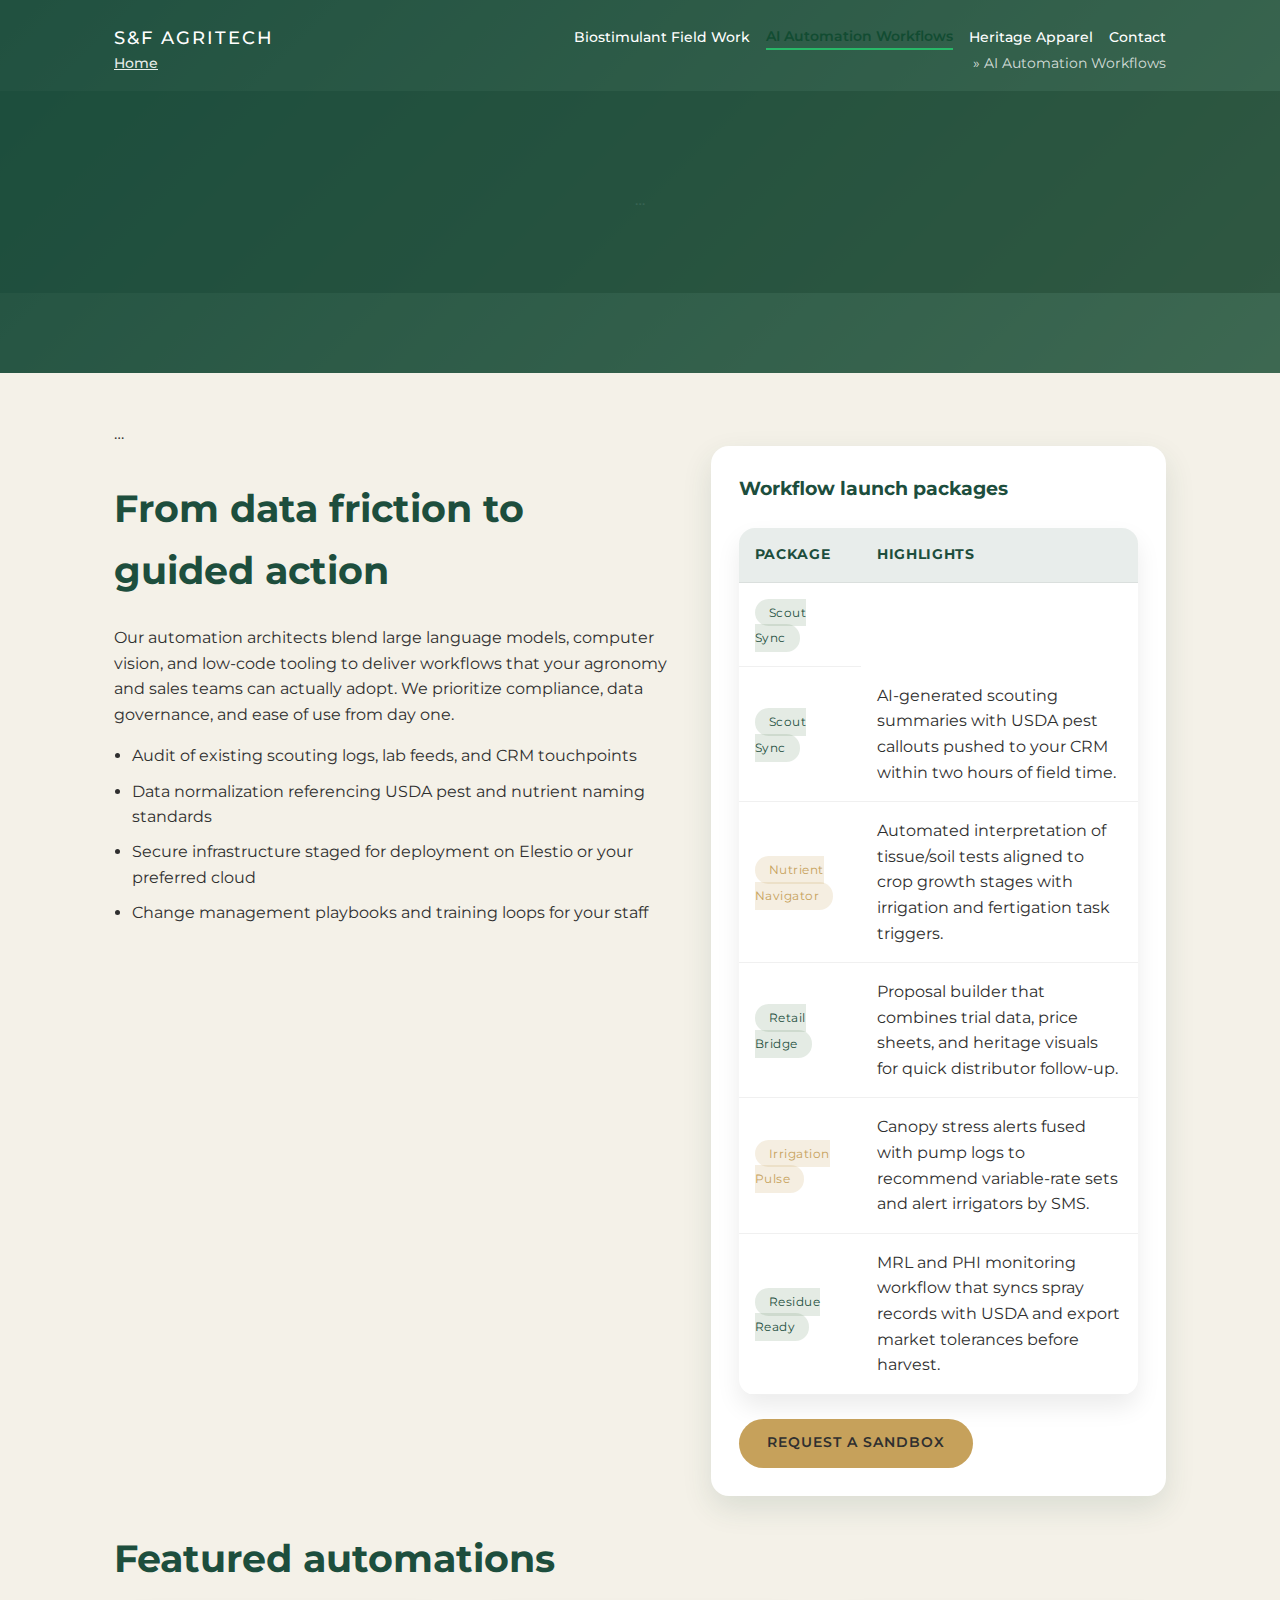
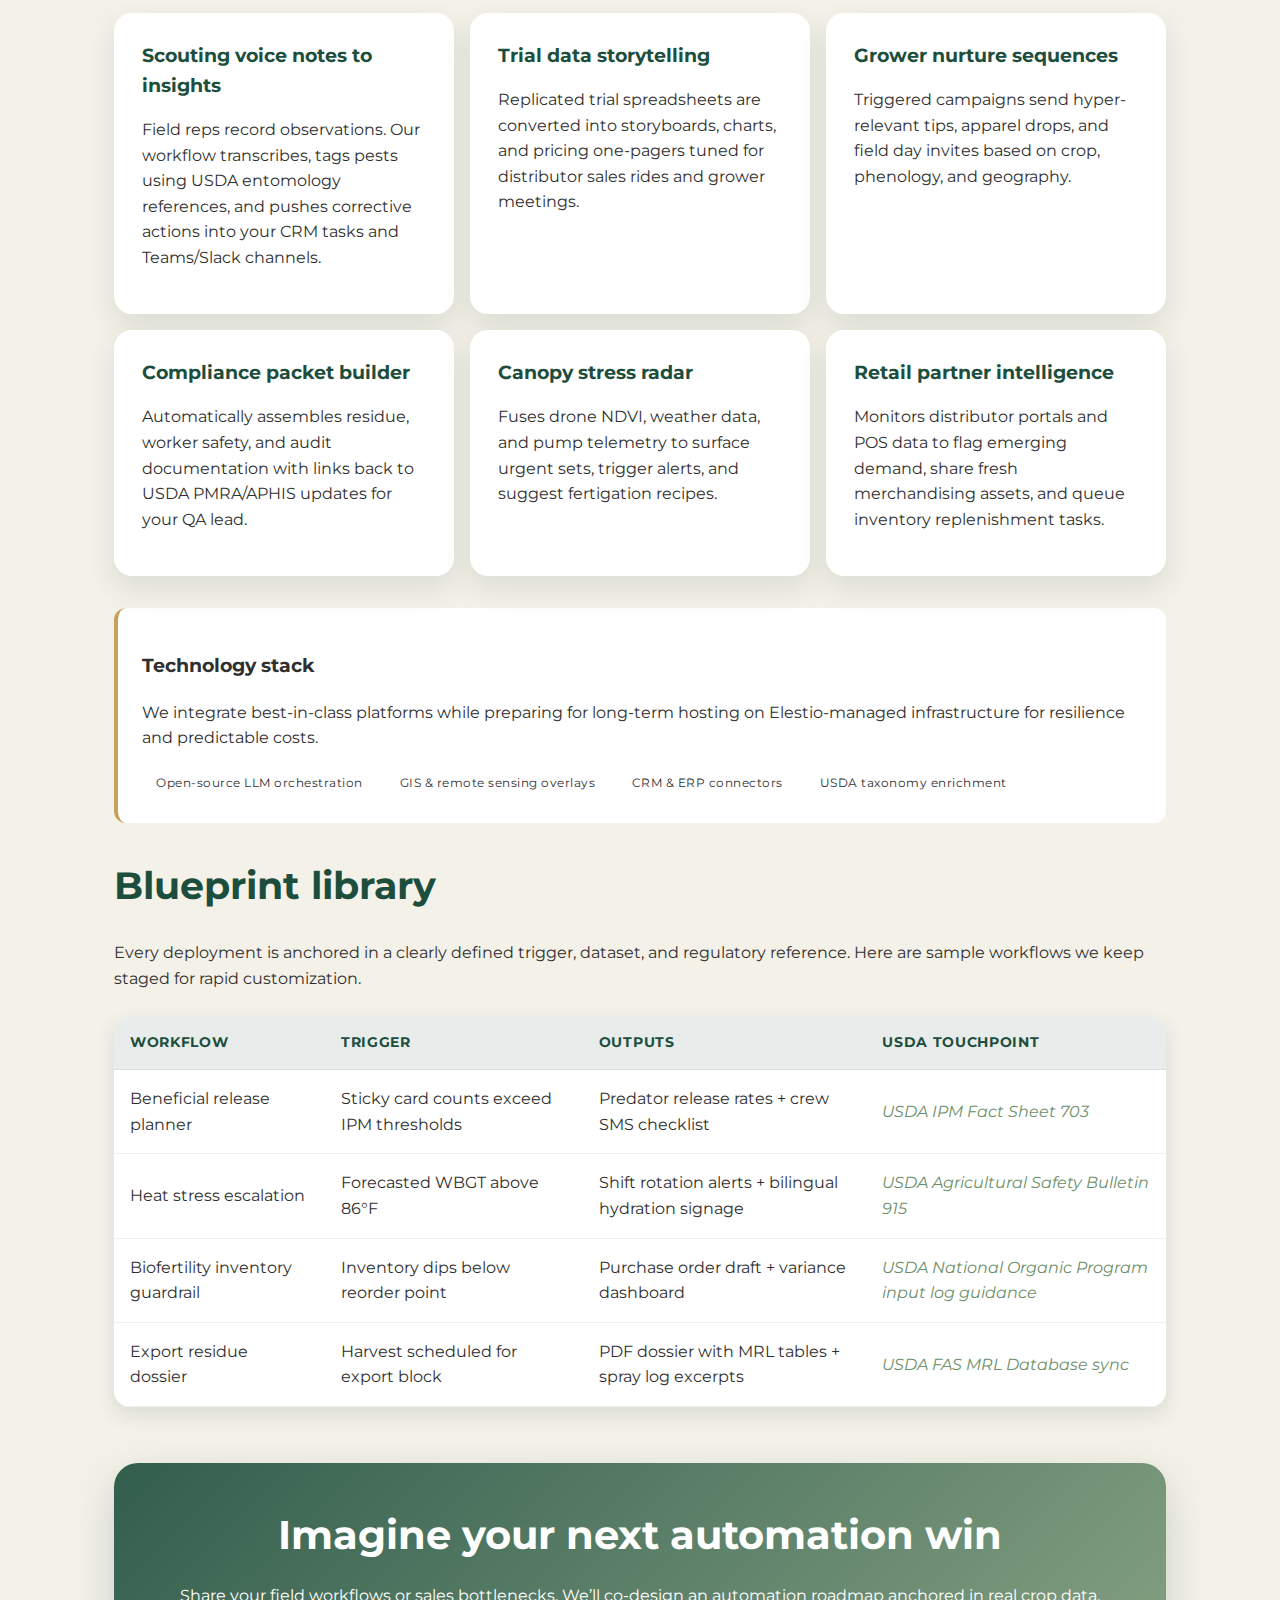
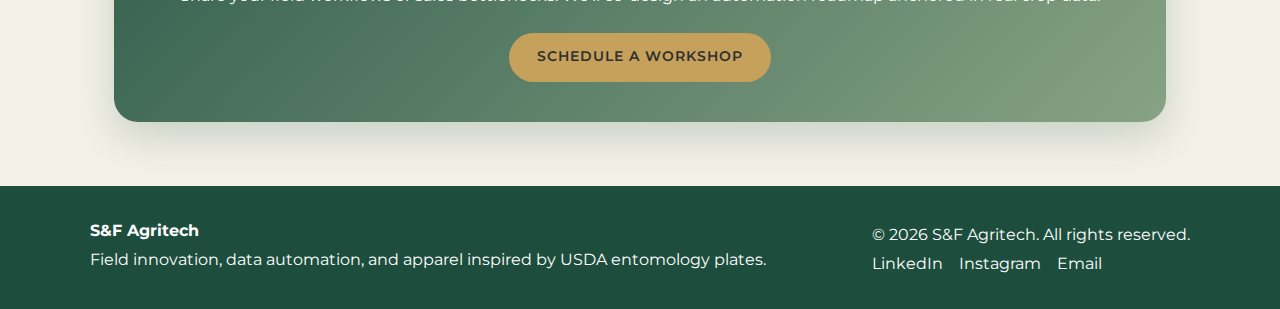
<file: ai-automation.html>
<!DOCTYPE html>
<html lang="en">
  <head>
    <meta charset="UTF-8" />
    <meta name="viewport" content="width=device-width, initial-scale=1.0" />
    <title>AI Automation Workflows | S&F Agritech</title>
    <link rel="preconnect" href="https://fonts.googleapis.com" />
    <link rel="preconnect" href="https://fonts.gstatic.com" crossorigin />
    <link href="https://fonts.googleapis.com/css2?family=Montserrat:wght@400;500;600;700&display=swap" rel="stylesheet" />
    <link rel="stylesheet" href="assets/css/styles.css" />
  </head>
  <body>
<a class="skip-link" href="#main">Skip to main content</a>
<div class="site-wrapper">
  <header role="banner">
    <nav aria-label="Primary">
      <div class="logo"><a href="index.html" aria-label="S&F Agritech home">S&F Agritech</a></div>
      <div class="utility-nav">
        <a href="biostimulant-field-work.html">Biostimulant Field Work</a>
        <a href="ai-automation.html" aria-current="page">AI Automation Workflows</a>
        <a href="apparel.html">Heritage Apparel</a>
        <a href="mailto:hello@sfagritech.com">Contact</a>
      </div>
    </nav>
    <nav class="breadcrumb" aria-label="Breadcrumb"><a href="index.html">Home</a> &raquo; AI Automation Workflows</nav>
    <section class="page-hero">
      …
    </section>
  </header>

  <main id="main" tabindex="-1">
    …

        <section class="split">
          <div>
            <h2 class="section-title">From data friction to guided action</h2>
            <p>
              Our automation architects blend large language models, computer vision, and low-code tooling to deliver workflows that your agronomy and sales teams can actually adopt. We prioritize compliance, data governance, and ease of use from day one.
            </p>
            <ul class="list">
              <li>Audit of existing scouting logs, lab feeds, and CRM touchpoints</li>
              <li>Data normalization referencing USDA pest and nutrient naming standards</li>
              <li>Secure infrastructure staged for deployment on Elestio or your preferred cloud</li>
              <li>Change management playbooks and training loops for your staff</li>
            </ul>
          </div>
          <div class="card">
            <h3>Workflow launch packages</h3>
            <table class="table">
              <thead>
                <tr>
                  <th>Package</th>
                  <th>Highlights</th>
                </tr>
              </thead>
              <tbody>
                <tr>
                  <td><span class="badge green">Scout Sync</span></td>
<tr>
  <td><span class="badge green">Scout Sync</span></td>
  <td>AI-generated scouting summaries with USDA pest callouts pushed to your CRM within two hours of field time.</td>
</tr>
<tr>
  <td><span class="badge gold">Nutrient Navigator</span></td>
  <td>Automated interpretation of tissue/soil tests aligned to crop growth stages with irrigation and fertigation task triggers.</td>
</tr>
<tr>
  <td><span class="badge green">Retail Bridge</span></td>
  <td>Proposal builder that combines trial data, price sheets, and heritage visuals for quick distributor follow-up.</td>
</tr>
<tr>
  <td><span class="badge gold">Irrigation Pulse</span></td>
  <td>Canopy stress alerts fused with pump logs to recommend variable-rate sets and alert irrigators by SMS.</td>
</tr>
<tr>
  <td><span class="badge green">Residue Ready</span></td>
  <td>MRL and PHI monitoring workflow that syncs spray records with USDA and export market tolerances before harvest.</td>
</tr>

                </tr>
              </tbody>
            </table>
            <a class="btn btn-primary" href="mailto:hello@sfagritech.com">Request a sandbox</a>
          </div>
        </section>

        <section>
          <h2 class="section-title">Featured automations</h2>
          <div class="grid grid-3">
            <article class="card">
              <h3>Scouting voice notes to insights</h3>
              <p>
                Field reps record observations. Our workflow transcribes, tags pests using USDA entomology references, and pushes corrective actions into your CRM tasks and Teams/Slack channels.
              </p>
            </article>
            <article class="card">
              <h3>Trial data storytelling</h3>
              <p>
                Replicated trial spreadsheets are converted into storyboards, charts, and pricing one-pagers tuned for distributor sales rides and grower meetings.
              </p>
            </article>
            <article class="card">
              <h3>Grower nurture sequences</h3>
              <p>
                Triggered campaigns send hyper-relevant tips, apparel drops, and field day invites based on crop, phenology, and geography.
              </p>
            </article>
            <article class="card">
              <h3>Compliance packet builder</h3>
              <p>
                Automatically assembles residue, worker safety, and audit documentation with links back to USDA PMRA/APHIS updates for your QA lead.
              </p>
            </article>
            <article class="card">
              <h3>Canopy stress radar</h3>
              <p>
                Fuses drone NDVI, weather data, and pump telemetry to surface urgent sets, trigger alerts, and suggest fertigation recipes.</p>
            </article>
            <article class="card">
              <h3>Retail partner intelligence</h3>
              <p>
                Monitors distributor portals and POS data to flag emerging demand, share fresh merchandising assets, and queue inventory replenishment tasks.</p>
            </article>

          </div>
        </section>

        <section class="highlight">
          <h3>Technology stack</h3>
          <p>
            We integrate best-in-class platforms while preparing for long-term hosting on Elestio-managed infrastructure for resilience and predictable costs.
          </p>
          <div class="badge-list">
            <span class="badge">Open-source LLM orchestration</span>
            <span class="badge">GIS &amp; remote sensing overlays</span>
            <span class="badge">CRM &amp; ERP connectors</span>
            <span class="badge">USDA taxonomy enrichment</span>
          </div>
        </section>

        <section>
          <h2 class="section-title">Blueprint library</h2>
          <p>
            Every deployment is anchored in a clearly defined trigger, dataset, and regulatory reference. Here are sample workflows we keep staged for rapid customization.
          </p>
          <div class="table-wrapper">
            <table class="table workflow-matrix">
              <thead>
                <tr>
                  <th>Workflow</th>
                  <th>Trigger</th>
                  <th>Outputs</th>
                  <th>USDA touchpoint</th>
                </tr>
              </thead>
              <tbody>
                <tr>
                  <td>Beneficial release planner</td>
                  <td>Sticky card counts exceed IPM thresholds</td>
                  <td>Predator release rates + crew SMS checklist</td>
                  <td>USDA IPM Fact Sheet 703</td>
                </tr>
                <tr>
                  <td>Heat stress escalation</td>
                  <td>Forecasted WBGT above 86&deg;F</td>
                  <td>Shift rotation alerts + bilingual hydration signage</td>
                  <td>USDA Agricultural Safety Bulletin 915</td>
                </tr>
                <tr>
                  <td>Biofertility inventory guardrail</td>
                  <td>Inventory dips below reorder point</td>
                  <td>Purchase order draft + variance dashboard</td>
                  <td>USDA National Organic Program input log guidance</td>
                </tr>
                <tr>
                  <td>Export residue dossier</td>
                  <td>Harvest scheduled for export block</td>
                  <td>PDF dossier with MRL tables + spray log excerpts</td>
                  <td>USDA FAS MRL Database sync</td>
                </tr>
              </tbody>
            </table>
          </div>
        </section>

        <section class="cta">
          <h2>Imagine your next automation win</h2>
          <p>
            Share your field workflows or sales bottlenecks. We&rsquo;ll co-design an automation roadmap anchored in real crop data.
          </p>
          <a class="btn btn-primary" href="mailto:hello@sfagritech.com">Schedule a workshop</a>
        </section>
      </main>

      <footer>
        <div class="footer-content">
          <div>
            <strong>S&amp;F Agritech</strong>
            <p>Field innovation, data automation, and apparel inspired by USDA entomology plates.</p>
          </div>
          <div>
            <p>&copy; <span id="year"></span> S&amp;F Agritech. All rights reserved.</p>
            <div class="socials">
              <a href="https://www.linkedin.com" target="_blank" rel="noopener">LinkedIn</a>
              <a href="https://www.instagram.com" target="_blank" rel="noopener">Instagram</a>
              <a href="mailto:hello@sfagritech.com">Email</a>
            </div>
          </div>
        </div>
      </footer>
    </div>
    <script>
      document.getElementById("year").textContent = new Date().getFullYear();
    </script>
  </body>
</html>
</file>
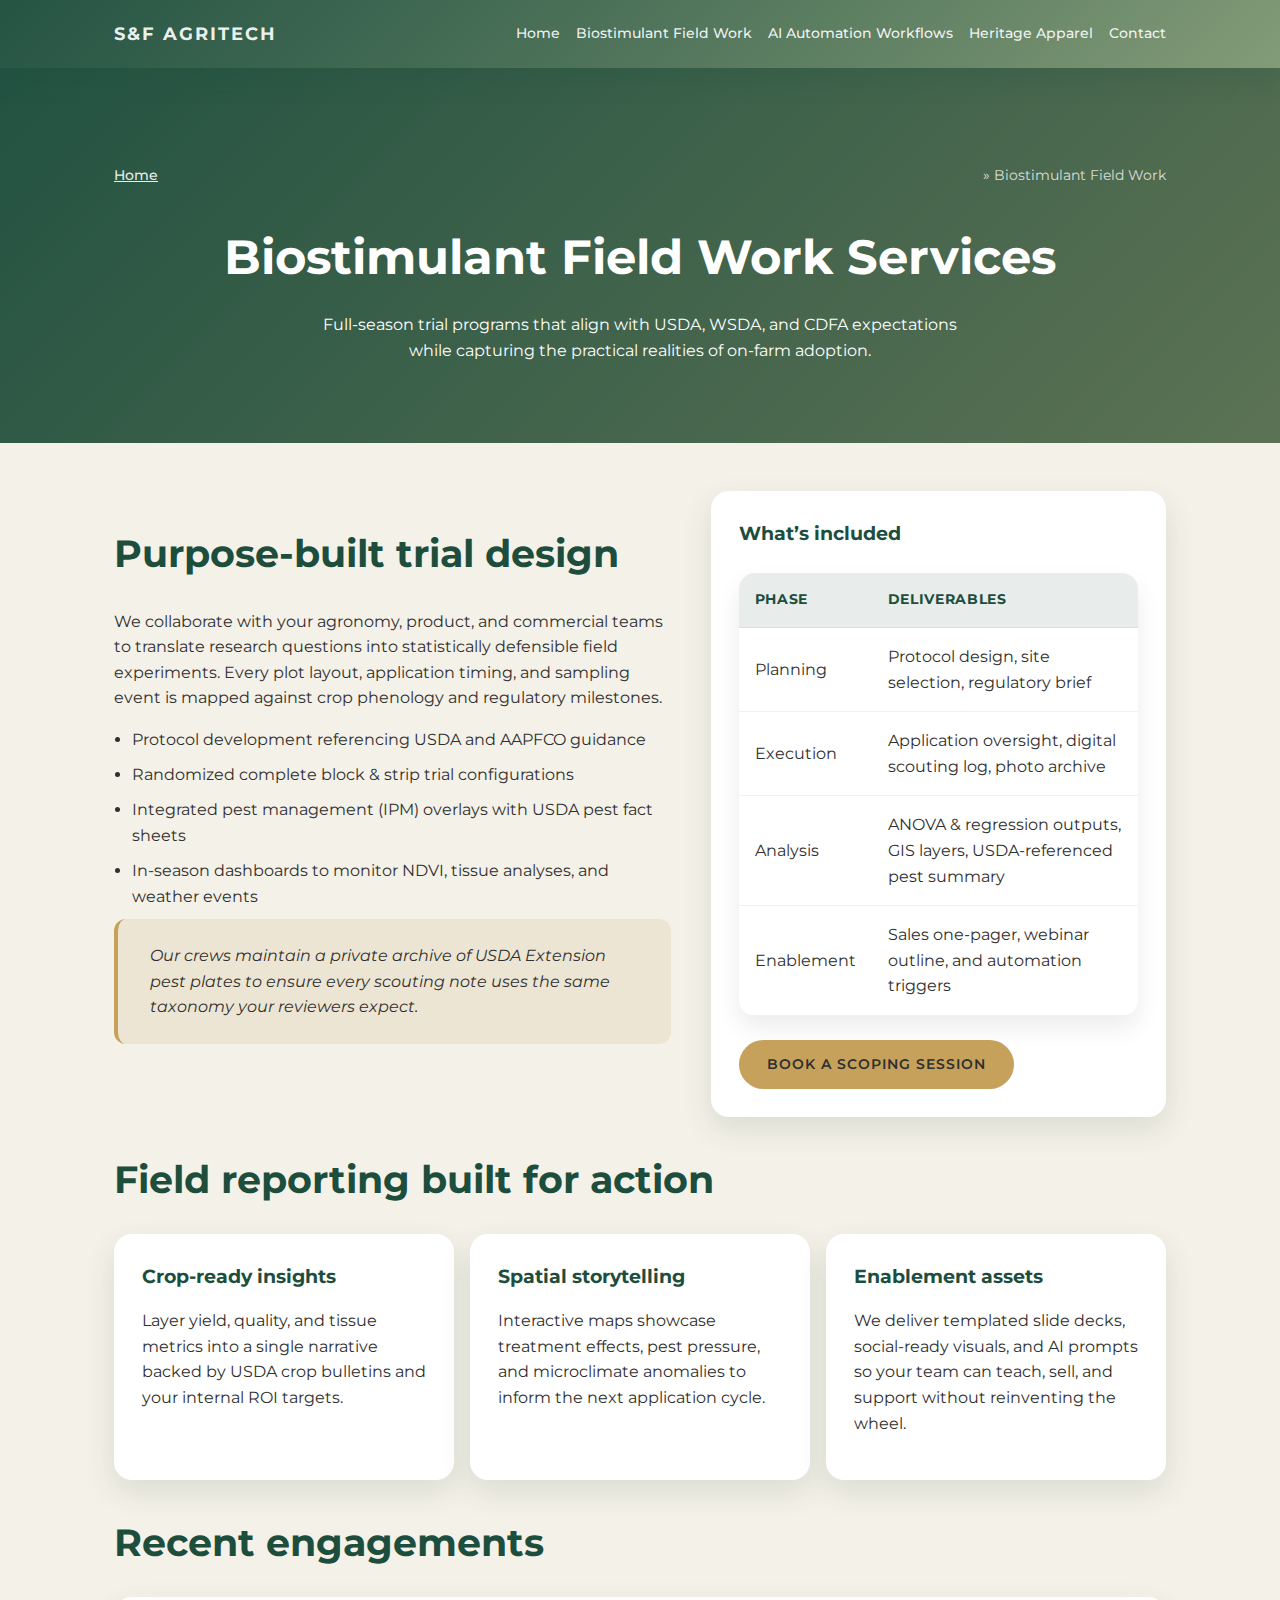
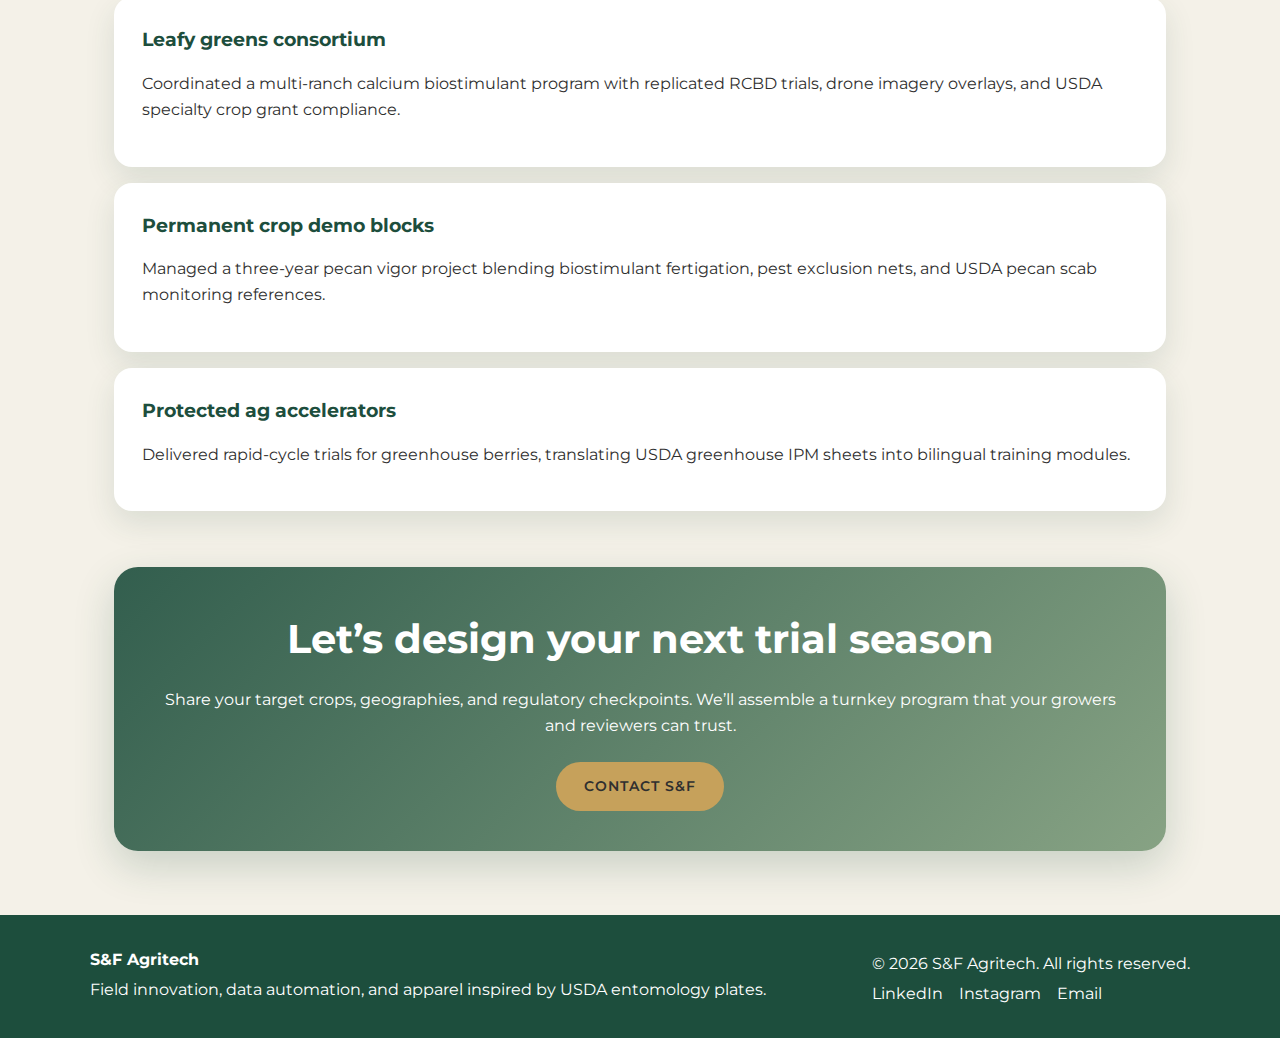
<file: biostimulant-field-work.html>
<!DOCTYPE html>
<html lang="en">
  <head>
    <meta charset="UTF-8" />
    <meta name="viewport" content="width=device-width, initial-scale=1.0" />
    <title>Biostimulant Field Work | S&F Agritech</title>
    <link rel="preconnect" href="https://fonts.googleapis.com" />
    <link rel="preconnect" href="https://fonts.gstatic.com" crossorigin />
    <link href="https://fonts.googleapis.com/css2?family=Montserrat:wght@400;500;600;700&display=swap" rel="stylesheet" />
    <link rel="stylesheet" href="assets/css/styles.css" />
  </head>
  <body>
    <div class="site-wrapper">
      <header class="subpage-header">
        <nav>
          <div class="logo">S&amp;F Agritech</div>
          <div class="utility-nav">
            <a href="index.html">Home</a>
            <a href="biostimulant-field-work.html">Biostimulant Field Work</a>
            <a href="ai-automation.html">AI Automation Workflows</a>
            <a href="apparel.html">Heritage Apparel</a>
            <a href="mailto:hello@sfagritech.com">Contact</a>
          </div>
        </nav>
      </header>

      <section class="page-hero">
        <nav class="breadcrumb"><a href="index.html">Home</a> &raquo; Biostimulant Field Work</nav>
        <h1>Biostimulant Field Work Services</h1>
        <p>
          Full-season trial programs that align with USDA, WSDA, and CDFA expectations while capturing the practical realities of on-farm adoption.
        </p>
      </section>

      <main>
        <section class="split">
          <div>
            <h2 class="section-title">Purpose-built trial design</h2>
            <p>
              We collaborate with your agronomy, product, and commercial teams to translate research questions into statistically defensible field experiments. Every plot layout, application timing, and sampling event is mapped against crop phenology and regulatory milestones.
            </p>
            <ul class="list">
              <li>Protocol development referencing USDA and AAPFCO guidance</li>
              <li>Randomized complete block &amp; strip trial configurations</li>
              <li>Integrated pest management (IPM) overlays with USDA pest fact sheets</li>
              <li>In-season dashboards to monitor NDVI, tissue analyses, and weather events</li>
            </ul>
            <blockquote>
              Our crews maintain a private archive of USDA Extension pest plates to ensure every scouting note uses the same taxonomy your reviewers expect.
            </blockquote>
          </div>
          <div class="card">
            <h3>What&rsquo;s included</h3>
            <table class="table">
              <thead>
                <tr>
                  <th>Phase</th>
                  <th>Deliverables</th>
                </tr>
              </thead>
              <tbody>
                <tr>
                  <td>Planning</td>
                  <td>Protocol design, site selection, regulatory brief</td>
                </tr>
                <tr>
                  <td>Execution</td>
                  <td>Application oversight, digital scouting log, photo archive</td>
                </tr>
                <tr>
                  <td>Analysis</td>
                  <td>ANOVA &amp; regression outputs, GIS layers, USDA-referenced pest summary</td>
                </tr>
                <tr>
                  <td>Enablement</td>
                  <td>Sales one-pager, webinar outline, and automation triggers</td>
                </tr>
              </tbody>
            </table>
            <a class="btn btn-primary" href="mailto:hello@sfagritech.com">Book a scoping session</a>
          </div>
        </section>

        <section>
          <h2 class="section-title">Field reporting built for action</h2>
          <div class="grid grid-3">
            <article class="card">
              <h3>Crop-ready insights</h3>
              <p>
                Layer yield, quality, and tissue metrics into a single narrative backed by USDA crop bulletins and your internal ROI targets.
              </p>
            </article>
            <article class="card">
              <h3>Spatial storytelling</h3>
              <p>
                Interactive maps showcase treatment effects, pest pressure, and microclimate anomalies to inform the next application cycle.
              </p>
            </article>
            <article class="card">
              <h3>Enablement assets</h3>
              <p>
                We deliver templated slide decks, social-ready visuals, and AI prompts so your team can teach, sell, and support without reinventing the wheel.
              </p>
            </article>
          </div>
        </section>

        <section>
          <h2 class="section-title">Recent engagements</h2>
          <div class="grid">
            <article class="card">
              <h3>Leafy greens consortium</h3>
              <p>
                Coordinated a multi-ranch calcium biostimulant program with replicated RCBD trials, drone imagery overlays, and USDA specialty crop grant compliance.
              </p>
            </article>
            <article class="card">
              <h3>Permanent crop demo blocks</h3>
              <p>
                Managed a three-year pecan vigor project blending biostimulant fertigation, pest exclusion nets, and USDA pecan scab monitoring references.
              </p>
            </article>
            <article class="card">
              <h3>Protected ag accelerators</h3>
              <p>
                Delivered rapid-cycle trials for greenhouse berries, translating USDA greenhouse IPM sheets into bilingual training modules.</p>
            </article>
          </div>
        </section>

        <section class="cta">
          <h2>Let&rsquo;s design your next trial season</h2>
          <p>
            Share your target crops, geographies, and regulatory checkpoints. We&rsquo;ll assemble a turnkey program that your growers and reviewers can trust.
          </p>
          <a class="btn btn-primary" href="mailto:hello@sfagritech.com">Contact S&amp;F</a>
        </section>
      </main>

      <footer>
        <div class="footer-content">
          <div>
            <strong>S&amp;F Agritech</strong>
            <p>Field innovation, data automation, and apparel inspired by USDA entomology plates.</p>
          </div>
          <div>
            <p>&copy; <span id="year"></span> S&amp;F Agritech. All rights reserved.</p>
            <div class="socials">
              <a href="https://www.linkedin.com" target="_blank" rel="noopener">LinkedIn</a>
              <a href="https://www.instagram.com" target="_blank" rel="noopener">Instagram</a>
              <a href="mailto:hello@sfagritech.com">Email</a>
            </div>
          </div>
        </div>
      </footer>
    </div>
    <script>
      document.getElementById("year").textContent = new Date().getFullYear();
    </script>
  </body>
</html>
</file>
<file: assets/css/styles.css>
:root {
  --forest: #1d4e3d;
  --sage: #6c8f6b;
  --cream: #f4f1e8;
  --gold: #c6a15b;
  --charcoal: #2f2f2f;
  --white: #ffffff;
  --transition: all 0.3s ease;
}

* {
  box-sizing: border-box;
}

body {
  margin: 0;
  font-family: "Montserrat", "Helvetica Neue", Arial, sans-serif;
  color: var(--charcoal);
  background-color: var(--cream);
  line-height: 1.6;
}

.skip-link {
  position: absolute;
  left: -9999px;
  top: auto;
  width: 1px;
  height: 1px;
  overflow: hidden;
}

.skip-link:focus {
  position: static;
  width: auto;
  height: auto;
  padding: 0.5rem 0.75rem;
  background: #0b5;
  color: #fff;
  border-radius: 4px;
}
a {
  color: inherit;
  text-decoration: none;
}

a:focus,
button:focus {
  outline: 2px solid #28b868;
  outline-offset: 2px;
}

a:hover,
a:focus {
  color: var(--forest);
}

header {
  background: linear-gradient(135deg, rgba(29, 78, 61, 0.95), rgba(108, 143, 107, 0.9)), url("https://images.unsplash.com/photo-1524592094714-0f0654e20314?auto=format&fit=crop&w=1600&q=80") center/cover;
  color: var(--white);
  padding: 1.5rem 0 5rem;
  position: relative;
  overflow: hidden;
}

header::after {
  content: "";
  position: absolute;
  inset: 0;
  background: rgba(29, 78, 61, 0.65);
  z-index: 0;
}

nav {
  position: relative;
  z-index: 2;
  display: flex;
  align-items: center;
  justify-content: space-between;
  max-width: 1100px;
  margin: 0 auto;
  padding: 0 1.5rem;
}

nav .logo {
  font-weight: 700;
  letter-spacing: 2px;
  text-transform: uppercase;
  font-size: 1.1rem;
}

.logo a {
  text-decoration: none;
  color: inherit;
}

nav ul {
  list-style: none;
  display: flex;
  gap: 1.25rem;
  margin: 0;
  padding: 0;
}

nav a {
  font-weight: 500;
  transition: var(--transition);
}

nav a:hover,
nav a:focus {
  color: var(--gold);
}

.subpage-header {
  background: linear-gradient(135deg, rgba(29, 78, 61, 0.94), rgba(108, 143, 107, 0.88));
  color: var(--white);
  padding: 1.25rem 0;
  box-shadow: 0 12px 24px rgba(29, 78, 61, 0.18);
  position: relative;
  z-index: 3;
}

.subpage-header::after {
  content: "";
  position: absolute;
  inset: 0;
  background: linear-gradient(135deg, rgba(29, 78, 61, 0.85), rgba(198, 161, 91, 0.25));
  opacity: 0.35;
  pointer-events: none;
}

.subpage-header nav {
  position: relative;
}

.subpage-header .logo,
.subpage-header a {
  color: rgba(255, 255, 255, 0.92);
}

.subpage-header a:hover,
.subpage-header a:focus {
  color: var(--gold);
}

.hero {
  position: relative;
  z-index: 2;
  max-width: 1100px;
  margin: 4rem auto 0;
  padding: 0 1.5rem;
  text-align: left;
}

.hero h1 {
  font-size: clamp(2.25rem, 5vw, 3.25rem);
  margin-bottom: 1rem;
  letter-spacing: 1px;
}

.hero p {
  max-width: 540px;
  font-size: 1.1rem;
  margin-bottom: 2rem;
}

.hero .cta-group {
  display: flex;
  flex-wrap: wrap;
  gap: 1rem;
}

.btn {
  display: inline-flex;
  align-items: center;
  justify-content: center;
  padding: 0.85rem 1.75rem;
  border-radius: 999px;
  font-weight: 600;
  text-transform: uppercase;
  font-size: 0.85rem;
  letter-spacing: 1px;
  transition: var(--transition);
}

.btn-primary {
  background: var(--gold);
  color: var(--charcoal);
}

.btn-primary:hover,
.btn-primary:focus {
  background: #b68f42;
}

.btn-outline {
  border: 2px solid var(--white);
  color: var(--white);
}

.btn-outline:hover,
.btn-outline:focus {
  background: rgba(255, 255, 255, 0.2);
}

main {
  max-width: 1100px;
  margin: 0 auto;
  padding: 3rem 1.5rem 4rem;
}

.section-title {
  font-size: clamp(1.75rem, 3.8vw, 2.4rem);
  margin-bottom: 1.5rem;
  text-align: left;
  color: var(--forest);
}

.grid {
  display: grid;
  gap: 1rem;
}

.grid-3 {
  grid-template-columns: repeat(3, 1fr);
}

@media (max-width: 900px) {
  .grid-3 {
    grid-template-columns: 1fr 1fr;
  }
}

@media (max-width: 640px) {
  .grid-3 {
    grid-template-columns: 1fr;
  }
}

.card {
  background: var(--white);
  border-radius: 18px;
  padding: 1.75rem;
  box-shadow: 0 12px 30px rgba(29, 78, 61, 0.12);
  transition: box-shadow 0.2s ease, transform 0.2s ease;
}

.card:hover,
.card:focus-within {
  box-shadow: 0 8px 24px rgba(0, 0, 0, 0.08);
  transform: translateY(-2px);
}

.card h3 {
  margin-top: 0;
  margin-bottom: 0.75rem;
  color: var(--forest);
}

.card p {
  margin-bottom: 1rem;
}

.highlight {
  background: var(--white);
  border-left: 4px solid var(--gold);
  padding: 1.5rem;
  margin: 2rem 0;
  border-radius: 12px;
}

section.cta {
  margin-top: 3.5rem;
  padding: 2.5rem;
  background: linear-gradient(135deg, rgba(29, 78, 61, 0.9), rgba(108, 143, 107, 0.8));
  border-radius: 24px;
  color: var(--white);
  text-align: center;
  box-shadow: 0 15px 40px rgba(29, 78, 61, 0.2);
}

section.cta h2 {
  margin-top: 0;
  margin-bottom: 1rem;
  font-size: clamp(1.75rem, 4vw, 2.5rem);
}

section.cta p {
  margin-bottom: 1.5rem;
}

footer {
  background: var(--forest);
  color: var(--white);
  padding: 2rem 1.5rem;
}

footer .footer-content {
  max-width: 1100px;
  margin: 0 auto;
  display: flex;
  flex-wrap: wrap;
  gap: 2rem;
  justify-content: space-between;
  align-items: flex-start;
}

footer p {
  margin: 0.25rem 0;
}

footer .socials {
  display: flex;
  gap: 1rem;
}

.badge-list {
  display: flex;
  flex-wrap: wrap;
  gap: 0.5rem;
  margin-top: 0.75rem;
}

.badge {
  background: rgba(255, 255, 255, 0.15);
  border-radius: 999px;
  padding: 0.4rem 0.9rem;
  font-size: 0.75rem;
  letter-spacing: 0.5px;
}

.hero-img {
  display: block;
  width: min(420px, 100%);
  max-width: 100%;
  height: auto;
  aspect-ratio: 3 / 2;
  object-fit: cover;
  border-radius: 24px;
  box-shadow: 0 15px 40px rgba(0, 0, 0, 0.25);
  border: 3px solid rgba(255, 255, 255, 0.3);
}

.hero-content {
  display: grid;
  gap: 2.5rem;
  align-items: center;
}

@media (min-width: 900px) {
  .hero-content {
    grid-template-columns: 1.1fr 0.9fr;
  }
}

@media (max-width: 768px) {
  nav ul {
    display: none;
  }

  header {
    padding-bottom: 3.5rem;
  }

  .hero {
    text-align: center;
  }

  .hero p {
    margin-left: auto;
    margin-right: auto;
  }

  .hero .cta-group {
    justify-content: center;
  }

  .hero-img {
    justify-self: center;
  }
}

.page-hero {
  background: linear-gradient(135deg, rgba(29, 78, 61, 0.92), rgba(198, 161, 91, 0.75)), url("https://images.unsplash.com/photo-1470246973918-29a93221c455?auto=format&fit=crop&w=1600&q=80") center/cover;
  color: var(--white);
  padding: 6rem 1.5rem 5rem;
  text-align: center;
  position: relative;
}

.page-hero::after {
  content: "";
  position: absolute;
  inset: 0;
  background: rgba(29, 78, 61, 0.65);
}

.page-hero > * {
  position: relative;
  z-index: 1;
}

.page-hero h1 {
  font-size: clamp(2.25rem, 4vw, 3rem);
  margin-bottom: 1rem;
}

.page-hero p {
  max-width: 640px;
  margin: 0.5rem auto 0;
}

.breadcrumb {
  margin: 0 auto 1rem;
  max-width: 1100px;
  padding: 0 1.5rem;
  color: rgba(255, 255, 255, 0.8);
  font-size: 0.9rem;
}

.breadcrumb a {
  color: rgba(255, 255, 255, 0.9);
  text-decoration: underline;
}

.split {
  display: grid;
  gap: 2.5rem;
}

@media (min-width: 960px) {
  .split {
    grid-template-columns: 1.1fr 0.9fr;
    align-items: start;
  }
}

.list {
  margin: 0;
  padding-left: 1.1rem;
}

.list li {
  margin-bottom: 0.6rem;
}

.table {
  width: 100%;
  border-collapse: collapse;
  margin: 1.5rem 0;
  background: var(--white);
  border-radius: 16px;
  overflow: hidden;
  box-shadow: 0 12px 24px rgba(0, 0, 0, 0.08);
}

.table th,
.table td {
  padding: 1rem;
  text-align: left;
  border-bottom: 1px solid rgba(0, 0, 0, 0.06);
}

.table th {
  background: rgba(29, 78, 61, 0.1);
  color: var(--forest);
  text-transform: uppercase;
  font-size: 0.85rem;
  letter-spacing: 0.05em;
}

.table-wrapper {
  overflow-x: auto;
  margin: 1.5rem 0 0;
  border-radius: 16px;
  box-shadow: 0 8px 20px rgba(29, 78, 61, 0.12);
  background: var(--white);
}

.table-wrapper .table {
  margin: 0;
  box-shadow: none;
}

.workflow-matrix td,
.workflow-matrix th {
  min-width: 160px;
}

.workflow-matrix td:last-child {
  font-style: italic;
  color: var(--sage);
}

.badge.green {
  background: rgba(108, 143, 107, 0.18);
  color: var(--forest);
}

.badge.gold {
  background: rgba(198, 161, 91, 0.18);
  color: var(--gold);
}

.product-grid {
  display: grid;
  grid-template-columns: repeat(auto-fit, minmax(220px, 1fr));
  gap: 2rem;
}

.product-card {
  background: var(--white);
  border-radius: 18px;
  padding: 1.5rem;
  box-shadow: 0 12px 28px rgba(29, 78, 61, 0.14);
  display: flex;
  flex-direction: column;
}

.product-card img {
  width: 100%;
  border-radius: 12px;
  margin-bottom: 1rem;
  border: 1px solid rgba(29, 78, 61, 0.18);
  background: rgba(244, 241, 232, 0.9);
  object-fit: contain;
  padding: 1rem;
}

.product-card h3 {
  margin-top: 0;
  margin-bottom: 0.5rem;
  color: var(--forest);
}

.product-card p {
  flex-grow: 1;
}

.price {
  font-weight: 700;
  color: var(--forest);
  margin: 0.5rem 0 1rem;
}

.tagline {
  font-style: italic;
  font-size: 0.95rem;
  color: rgba(47, 47, 47, 0.85);
}

.testimonial {
  background: var(--white);
  border-radius: 18px;
  padding: 1.75rem;
  box-shadow: 0 10px 24px rgba(29, 78, 61, 0.12);
  position: relative;
}

.testimonial::before {
  content: "\201C";
  font-size: 3rem;
  color: rgba(198, 161, 91, 0.6);
  position: absolute;
  top: -1.5rem;
  left: 1rem;
}

.contact-card {
  background: linear-gradient(135deg, rgba(108, 143, 107, 0.95), rgba(29, 78, 61, 0.85));
  color: var(--white);
  border-radius: 18px;
  padding: 2rem;
  display: grid;
  gap: 1rem;
}

.contact-card h3 {
  margin: 0;
}

.contact-card a {
  color: var(--white);
  font-weight: 600;
  text-decoration: underline;
}

.badge.usda {
  background: rgba(255, 255, 255, 0.12);
  border: 1px dashed rgba(255, 255, 255, 0.4);
  padding: 0.6rem 1rem;
  border-radius: 12px;
  font-size: 0.75rem;
  text-transform: uppercase;
  letter-spacing: 0.08em;
}

.hero-tag {
  display: inline-flex;
  align-items: center;
  gap: 0.5rem;
  background: rgba(255, 255, 255, 0.2);
  padding: 0.5rem 1rem;
  border-radius: 999px;
  font-size: 0.8rem;
  letter-spacing: 0.05em;
  text-transform: uppercase;
}

.hero-tag span {
  display: inline-block;
  width: 8px;
  height: 8px;
  border-radius: 50%;
  background: var(--gold);
}

blockquote {
  margin: 0;
  padding: 1.5rem 2rem;
  background: rgba(198, 161, 91, 0.15);
  border-left: 4px solid var(--gold);
  border-radius: 12px;
  font-style: italic;
}

.site-wrapper {
  min-height: 100vh;
  display: flex;
  flex-direction: column;
}

main {
  flex: 1;
}

.utility-nav {
  display: flex;
  flex-wrap: wrap;
  gap: 1rem;
  align-items: center;
}

.utility-nav a {
  font-size: 0.85rem;
}

.utility-nav a[aria-current="page"] {
  color: #124c32;
  font-weight: 600;
  border-bottom: 2px solid #28b868;
}


@media (max-width: 600px) {
  section.cta {
    padding: 2rem 1.5rem;
  }

  .contact-card {
    padding: 1.5rem;
  }
}
</file>
